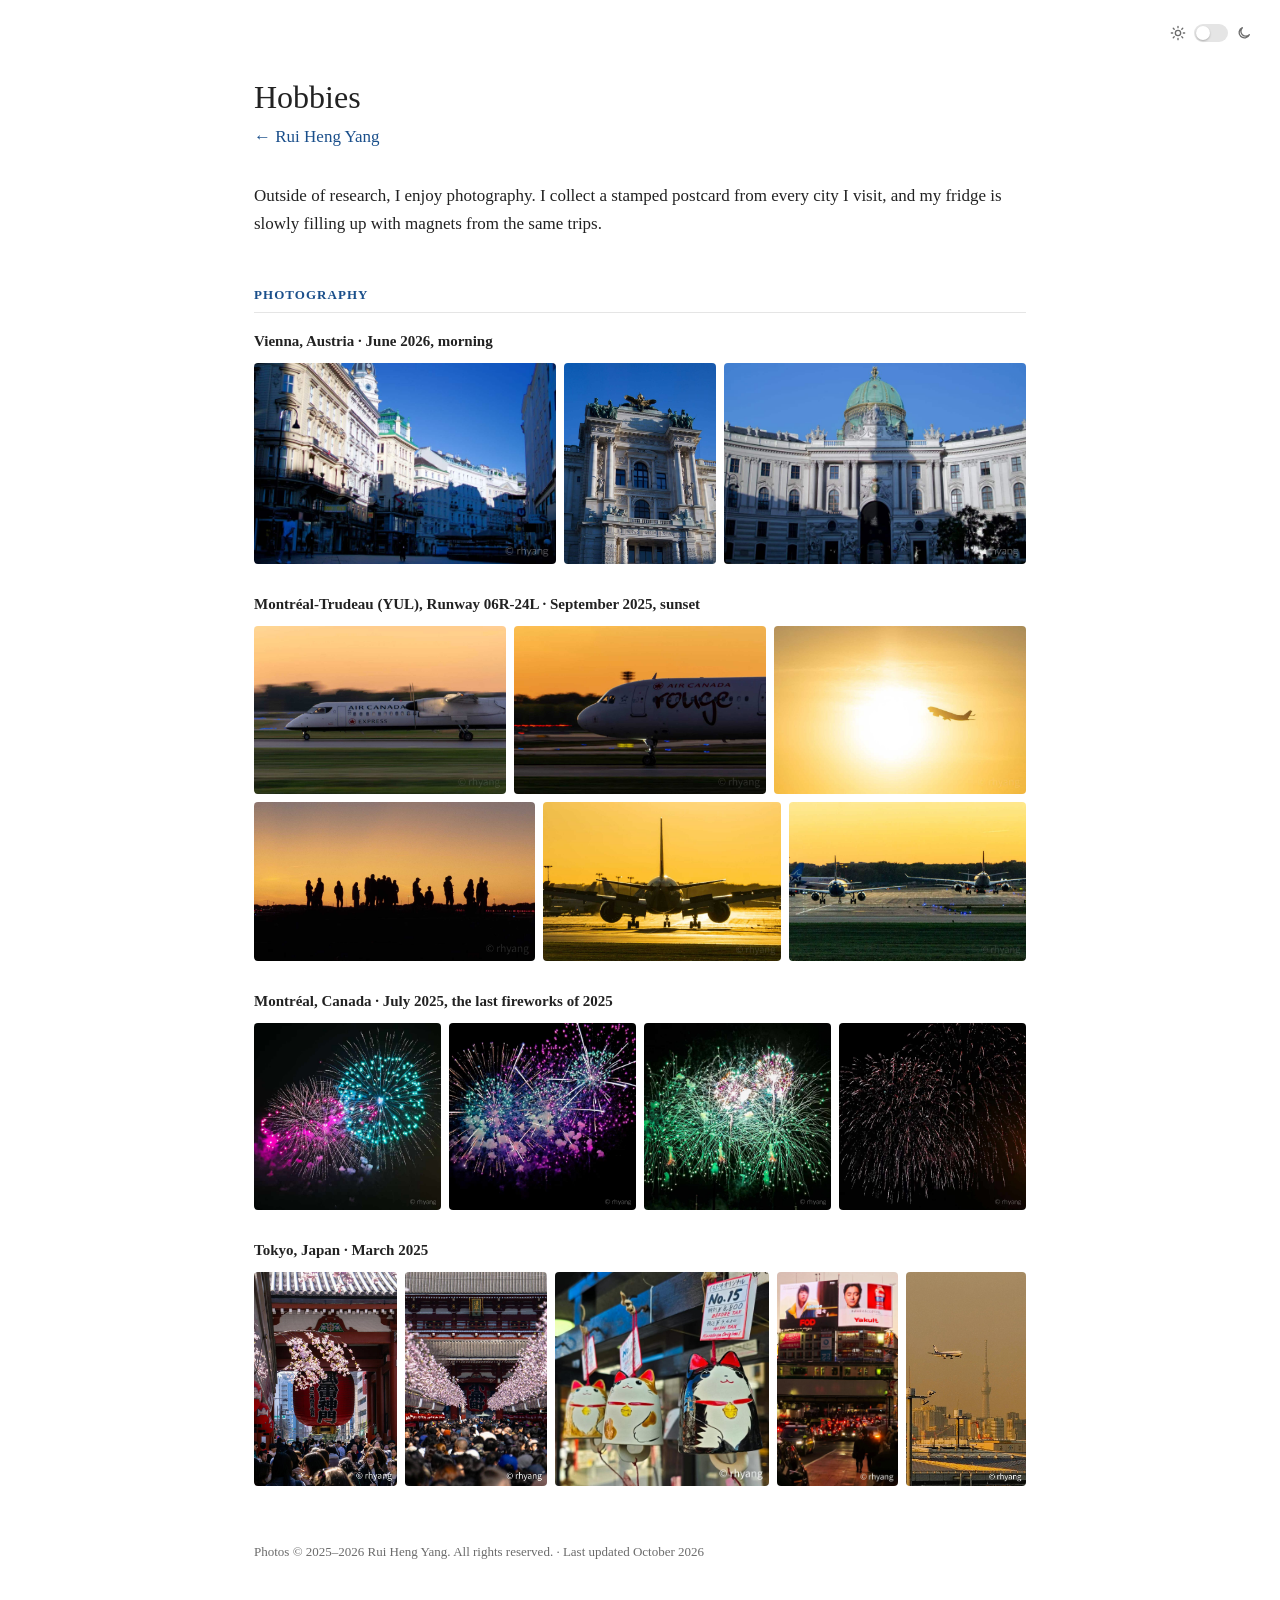
<file: hobbies.html>
<!doctype html>
<!-- Author: Rui Heng Yang -->
<html lang="en">
<head>
  <meta charset="utf-8">
  <meta name="viewport" content="width=device-width, initial-scale=1">
  <title>Hobbies · Rui Heng Yang</title>
  <meta name="description" content="Hobbies of Rui Heng Yang: photography, postcards, and fridge magnets.">
  <link rel="canonical" href="https://rhyang6.github.io/hobbies.html">
  <link rel="icon" href="assets/favicon.svg" type="image/svg+xml">
  <link rel="stylesheet" href="styles.css">
  <script>
    // Apply the saved or system theme before first paint to avoid a flash.
    (function () {
      let saved = null;
      try { saved = localStorage.getItem("theme"); } catch { /* storage blocked: use system theme */ }
      const dark = saved ? saved === "dark" : matchMedia("(prefers-color-scheme: dark)").matches;
      document.documentElement.dataset.theme = dark ? "dark" : "light";
    })();
  </script>
</head>
<body>
  <button type="button" id="theme-toggle" class="theme-toggle" role="switch" aria-label="Dark mode">
    <svg class="icon" viewBox="0 0 24 24" aria-hidden="true"><circle cx="12" cy="12" r="4"/><path d="M12 2v2M12 20v2M4.9 4.9l1.4 1.4M17.7 17.7l1.4 1.4M2 12h2M20 12h2M4.9 19.1l1.4-1.4M17.7 6.3l1.4-1.4"/></svg>
    <span class="track"><span class="knob"></span></span>
    <svg class="icon" viewBox="0 0 24 24" aria-hidden="true"><path d="M20 14.5A8 8 0 1 1 9.5 4a6.5 6.5 0 0 0 10.5 10.5z"/></svg>
  </button>
  <main>
    <header>
      <h1>Hobbies</h1>
      <p class="contact"><a href="index.html">&larr; Rui Heng Yang</a></p>
    </header>

    <section>
      <p>
        Outside of research, I enjoy photography. I collect a stamped postcard from every city I visit, and my
        fridge is slowly filling up with magnets from the same trips.
      </p>
    </section>

    <section>
      <h2>Photography</h2>
      <h3 class="album">Vienna, Austria · June 2026, morning</h3>
      <div class="photo-row">
        <a href="assets/photos/vienna-graben.jpg" target="_blank" style="flex: 1.5"><img src="assets/photos/vienna-graben.jpg" alt="Graben street in Vienna in morning light" width="1440" height="960" loading="lazy"></a>
        <a href="assets/photos/vienna-library.jpg" target="_blank" style="flex: 0.749"><img src="assets/photos/vienna-library.jpg" alt="Statues and a gilded eagle on the Neue Burg facade" width="1079" height="1440" loading="lazy"></a>
        <a href="assets/photos/vienna-hofburg.jpg" target="_blank" style="flex: 1.5"><img src="assets/photos/vienna-hofburg.jpg" alt="Domed Michaelertrakt entrance of the Hofburg" width="1440" height="960" loading="lazy"></a>
      </div>

      <h3 class="album">Montréal-Trudeau (YUL), Runway 06R-24L · September 2025, sunset</h3>
      <div class="photo-row">
        <a href="assets/photos/yul-express.jpg" target="_blank" style="flex: 1.5"><img src="assets/photos/yul-express.jpg" alt="Air Canada Express turboprop panned on the runway at sunset" width="1620" height="1080" loading="lazy"></a>
        <a href="assets/photos/yul-rouge.jpg" target="_blank" style="flex: 1.5"><img src="assets/photos/yul-rouge.jpg" alt="Air Canada Rouge jet nose against an orange sky" width="1619" height="1080" loading="lazy"></a>
        <a href="assets/photos/yul-takeoff.jpg" target="_blank" style="flex: 1.5"><img src="assets/photos/yul-takeoff.jpg" alt="Jet climbing past the setting sun" width="1620" height="1080" loading="lazy"></a>
      </div>
      <div class="photo-row">
        <a href="assets/photos/yul-spotters.jpg" target="_blank" style="flex: 1.775"><img src="assets/photos/yul-spotters.jpg" alt="Silhouettes of plane spotters at dusk" width="1917" height="1080" loading="lazy"></a>
        <a href="assets/photos/yul-tail.jpg" target="_blank" style="flex: 1.5"><img src="assets/photos/yul-tail.jpg" alt="Widebody jet from behind on the runway in golden light" width="1620" height="1080" loading="lazy"></a>
        <a href="assets/photos/yul-queue.jpg" target="_blank" style="flex: 1.5"><img src="assets/photos/yul-queue.jpg" alt="Jets lined up on the taxiway at sunset" width="1619" height="1080" loading="lazy"></a>
      </div>

      <h3 class="album">Montréal, Canada · July 2025, the last fireworks of 2025</h3>
      <div class="photo-row">
        <a href="assets/photos/mtl-fireworks-1.jpg" target="_blank" style="flex: 1"><img src="assets/photos/mtl-fireworks-1.jpg" alt="Pink and teal firework bursts" width="1080" height="1080" loading="lazy"></a>
        <a href="assets/photos/mtl-fireworks-2.jpg" target="_blank" style="flex: 1"><img src="assets/photos/mtl-fireworks-2.jpg" alt="Purple and green fireworks with smoke" width="1080" height="1080" loading="lazy"></a>
        <a href="assets/photos/mtl-fireworks-3.jpg" target="_blank" style="flex: 1"><img src="assets/photos/mtl-fireworks-3.jpg" alt="Green willow fireworks over the city" width="1080" height="1080" loading="lazy"></a>
        <a href="assets/photos/mtl-fireworks-4.jpg" target="_blank" style="flex: 1"><img src="assets/photos/mtl-fireworks-4.jpg" alt="Red-gold falling sparks" width="1080" height="1080" loading="lazy"></a>
      </div>

      <h3 class="album">Tokyo, Japan · March 2025</h3>
      <div class="photo-row">
        <a href="assets/photos/tokyo-kaminarimon.jpg" target="_blank" style="flex: 0.667"><img src="assets/photos/tokyo-kaminarimon.jpg" alt="Cherry blossoms in front of the Kaminarimon lantern in Asakusa" width="1080" height="1620" loading="lazy"></a>
        <a href="assets/photos/tokyo-nakamise.jpg" target="_blank" style="flex: 0.667"><img src="assets/photos/tokyo-nakamise.jpg" alt="Crowds on Nakamise-dori under cherry blossoms, Hōzōmon gate behind" width="1080" height="1619" loading="lazy"></a>
        <a href="assets/photos/tokyo-cat-bells.jpg" target="_blank" style="flex: 1.000"><img src="assets/photos/tokyo-cat-bells.jpg" alt="Hand-painted cat wind bells at a shop in Asakusa" width="1080" height="1080" loading="lazy"></a>
        <a href="assets/photos/tokyo-shibuya.jpg" target="_blank" style="flex: 0.563"><img src="assets/photos/tokyo-shibuya.jpg" alt="Shibuya at dusk with billboards and a passing train" width="1080" height="1918" loading="lazy"></a>
        <a href="assets/photos/tokyo-haneda.jpg" target="_blank" style="flex: 0.563"><img src="assets/photos/tokyo-haneda.jpg" alt="ANA jet on approach near Haneda with Tokyo Skytree behind" width="934" height="1659" loading="lazy"></a>
      </div>
    </section>

    <footer>Photos © 2025–2026 Rui Heng Yang. All rights reserved. · Last updated October 2026</footer>
  </main>
  <script>
    // Same theme switch as the main page (main.js), without the publication rendering.
    const toggle = document.querySelector("#theme-toggle");
    const label = () => { toggle.setAttribute("aria-checked", String(document.documentElement.dataset.theme === "dark")); };
    toggle.addEventListener("click", () => {
      const next = document.documentElement.dataset.theme === "dark" ? "light" : "dark";
      document.documentElement.dataset.theme = next;
      label();
      try { localStorage.setItem("theme", next); } catch { /* storage blocked: theme just won't persist */ }
    });
    label();
  </script>
</body>
</html>
</file>
<file: styles.css>
/* Author: Rui Heng Yang */
:root {
  --bg: #ffffff;
  --text: #222222;
  --muted: #6b6b6b;
  --rule: #e5e5e5;
  --link: #1a4f8b;
  --font: "Charter", "Bitstream Charter", "Sitka Text", Cambria, Georgia, serif;
}
[data-theme="dark"] { --bg: #161616; --text: #e4e4e4; --muted: #9a9a9a; --rule: #2e2e2e; --link: #8fb8e8; }

* { box-sizing: border-box; }
body { margin: 0; background: var(--bg); color: var(--text); font: 17px/1.6 var(--font); }
main { max-width: 820px; margin: 0 auto; padding: 72px 24px 48px; }
a { color: var(--link); text-decoration: none; }
a:hover { text-decoration: underline; }
p { margin: 0 0 1em; }

header { margin-bottom: 32px; }
h1 { font-size: 32px; font-weight: 400; margin: 0; }
.meta { color: var(--muted); margin: 2px 0 10px; }
.contact a { margin-right: 18px; }
.theme-toggle {
  position: absolute; top: 20px; right: 24px; display: flex; align-items: center; gap: 8px;
  background: none; border: 0; padding: 4px; cursor: pointer; color: var(--muted);
}
.theme-toggle:hover { color: var(--text); }
.theme-toggle .icon { width: 16px; height: 16px; fill: none; stroke: currentColor; stroke-width: 2; stroke-linecap: round; stroke-linejoin: round; }
.track { position: relative; width: 34px; height: 18px; border-radius: 9px; background: var(--rule); transition: background .2s; }
.knob {
  position: absolute; top: 2px; left: 2px; width: 14px; height: 14px; border-radius: 50%;
  background: var(--bg); box-shadow: 0 1px 2px rgba(0,0,0,.25); transition: transform .2s;
}
[data-theme="dark"] .track { background: var(--link); }
[data-theme="dark"] .knob { transform: translateX(16px); }

/* Sidebar: fixed section links, shown only when there is room beside the content column. */
.sidebar {
  position: fixed; top: 72px; left: max(24px, calc(50% - 410px - 200px)); width: 160px;
  display: flex; flex-direction: column; border-left: 1px solid var(--rule); font-size: 15px;
}
.sidebar a { color: var(--muted); padding: 4px 0 4px 14px; margin-left: -1px; border-left: 2px solid transparent; }
.sidebar a:hover { color: var(--text); text-decoration: none; }
.sidebar a.current { color: var(--link); border-left-color: var(--link); }
.sidebar .sidebar-name { color: var(--text); font-size: 16px; margin-bottom: 10px; }
html { scroll-behavior: smooth; }
section { scroll-margin-top: 24px; }
/* Section links under the header replace the sidebar when there is no room for it. */
.topnav { display: none; flex-wrap: wrap; gap: 4px 16px; margin-top: 14px; padding-top: 10px; border-top: 1px solid var(--rule); font-size: 15px; }
.topnav a { color: var(--muted); }
.topnav a:hover { color: var(--text); text-decoration: none; }
@media (max-width: 1260px) { .sidebar { display: none; } .topnav { display: flex; } }

h2 {
  font-size: 13px; font-weight: 600; letter-spacing: .08em; text-transform: uppercase;
  color: var(--link); margin: 48px 0 16px; padding-bottom: 6px; border-bottom: 1px solid var(--rule);
}
.note { color: var(--muted); font-size: 14px; margin-top: -6px; }

/* Hobbies photo rows: flex-grow set to each photo's aspect ratio so all photos in a row share one height. */
.album { font-size: 15px; font-weight: 600; margin: 0 0 10px; }
.photo-row { display: flex; gap: 8px; margin-bottom: 8px; }
.album:not(:first-of-type) { margin-top: 28px; }
.photo-row a { display: block; min-width: 0; }
.photo-row img { display: block; width: 100%; height: auto; border-radius: 4px; }

/* About: portrait floated beside the bio; the section clears it so the next heading starts below. */
#about { display: flow-root; }
.profile { float: right; width: 170px; height: auto; margin: 4px 0 12px 28px; border-radius: 6px; }

/* Selected work */
.cards { display: grid; grid-template-columns: repeat(3, 1fr); gap: 14px; }
.card {
  border: 1px solid var(--rule); border-radius: 8px; padding: 0 16px 16px; display: flex; flex-direction: column;
  overflow: hidden; transition: border-color .15s, transform .15s;
}
.card:hover { border-color: var(--link); transform: translateY(-2px); }
.card-fig {
  margin: 0 -16px 14px; height: 150px; background: #fff; border: 0; border-bottom: 1px solid var(--rule);
  display: block; width: calc(100% + 32px); padding: 10px; cursor: zoom-in; font: inherit; overflow: hidden;
}
/* Fixed pixel height: percentage heights inside a <button> do not resolve in Safari. */
.card-fig img { display: block; width: 100%; height: 129px; object-fit: contain; }
#lightbox { border: 0; padding: 36px 16px 16px; background: #fff; border-radius: 8px; max-width: 94vw; max-height: 92vh; cursor: zoom-out; }
#lightbox::backdrop { background: rgba(0, 0, 0, .7); }
#lightbox img { display: block; max-width: calc(94vw - 32px); max-height: calc(92vh - 52px); }
.lightbox-close { position: absolute; top: 6px; right: 8px; border: 0; background: none; font-size: 28px; line-height: 1; color: #555; cursor: pointer; }
.lightbox-close:hover { color: #000; }
.card-venue { font-size: 13px; color: var(--muted); margin: 0 0 4px; }
.card h3 { font-size: 18px; font-weight: 600; margin: 0 0 8px; line-height: 1.3; }
.card p { font-size: 15px; line-height: 1.5; }
.card > p:nth-of-type(2) { flex: 1; }

/* Lists */
.list { list-style: none; padding: 0; margin: 0; }
.list > li { margin-bottom: 18px; font-size: 15px; line-height: 1.5; color: var(--muted); }
.title { color: var(--text); font-weight: 600; font-size: 16px; }
.paper-link { color: inherit; }
.paper-link:hover { color: var(--link); }
.me { color: var(--text); text-decoration: underline; text-underline-offset: 2px; }
.venue { font-style: italic; }
.extra-links a, .card-links a { color: var(--link); text-decoration: none; font-size: 14px; }
.extra-links a:hover, .card-links a:hover { text-decoration: underline; }
.card-links { margin: 8px 0 0; }
.row { display: flex; justify-content: space-between; gap: 16px; color: var(--text); }
.dates { color: var(--muted); white-space: nowrap; }
.sub { color: var(--muted); }

@media (prefers-reduced-motion: reduce) {
  html { scroll-behavior: auto; }
  *, *::before, *::after { transition: none !important; }
  .card:hover { transform: none; }
}

footer { margin-top: 56px; font-size: 13px; color: var(--muted); }

@media (max-width: 720px) {
  .photo-row { flex-direction: column; }
  main { padding-top: 40px; }
  .cards { grid-template-columns: 1fr; }
  .row { flex-direction: column; gap: 0; }
  .profile { width: 120px; margin-left: 18px; }
}
</file>
